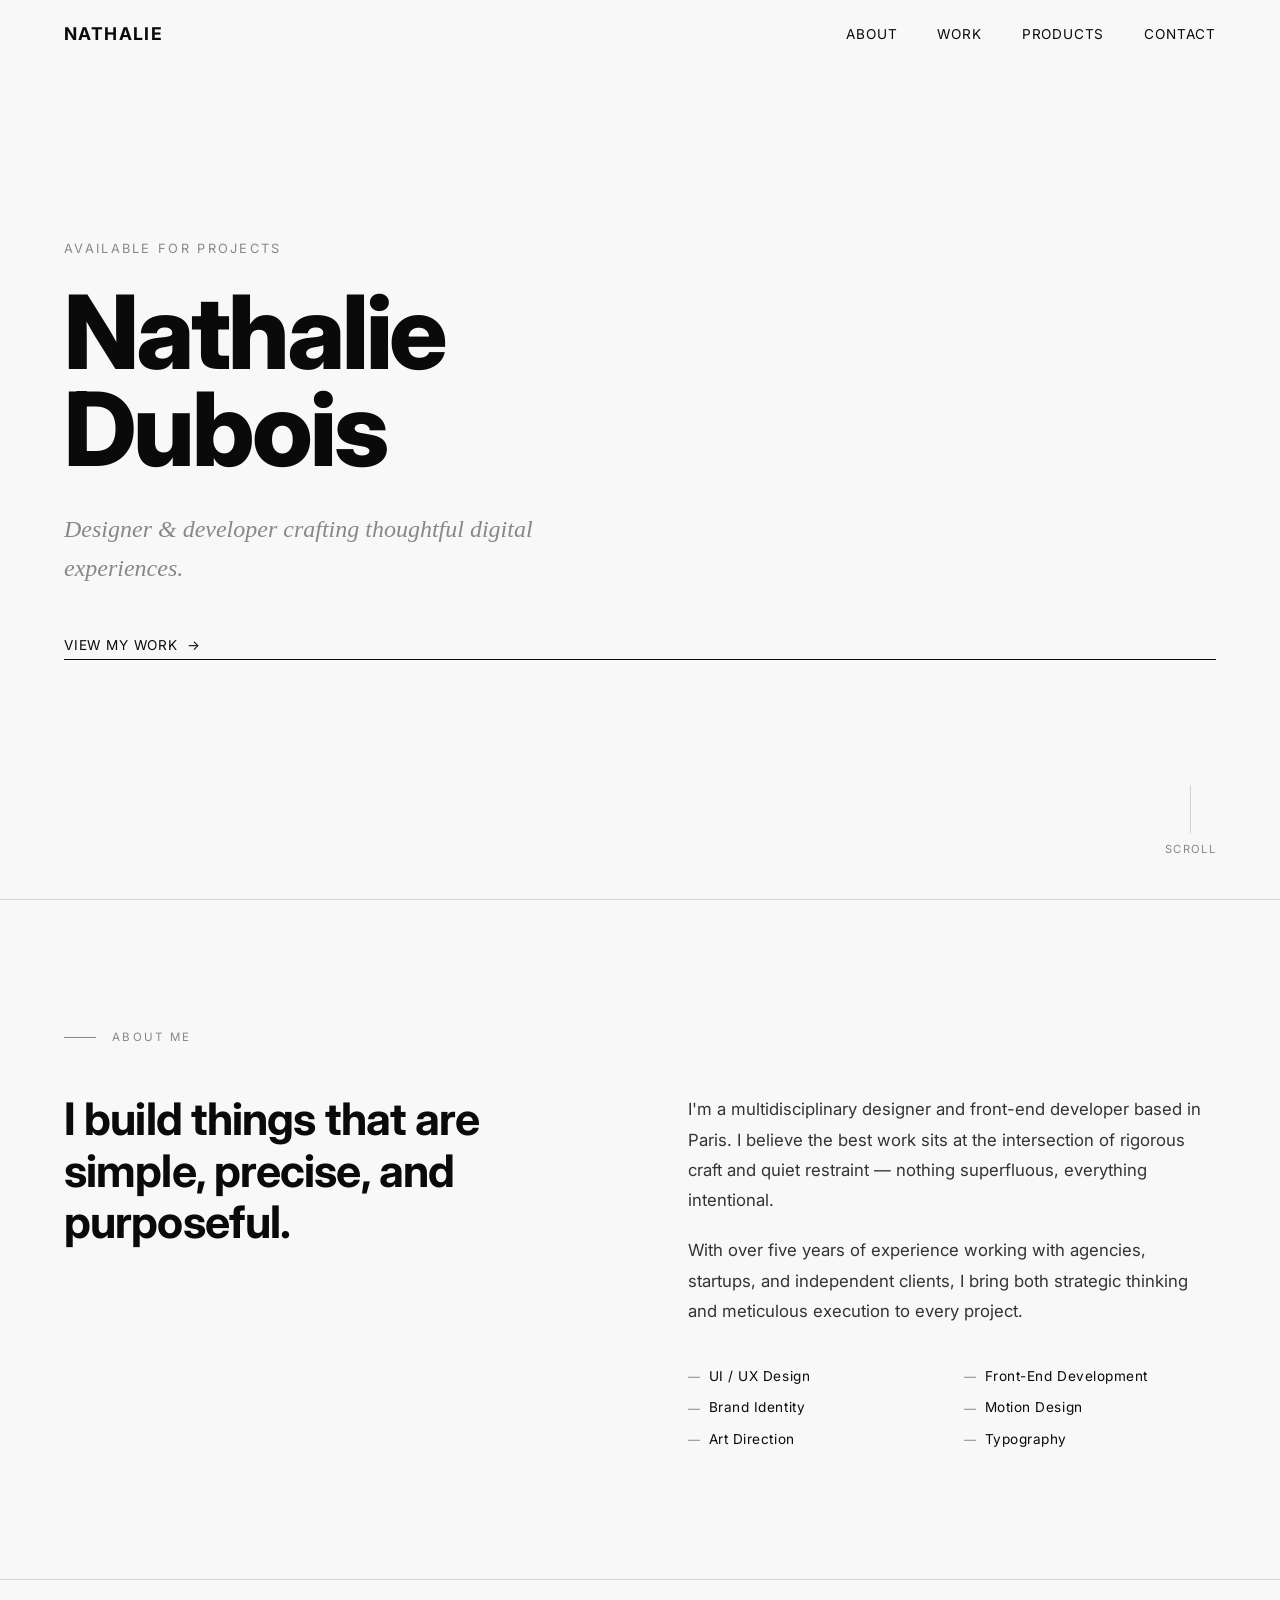
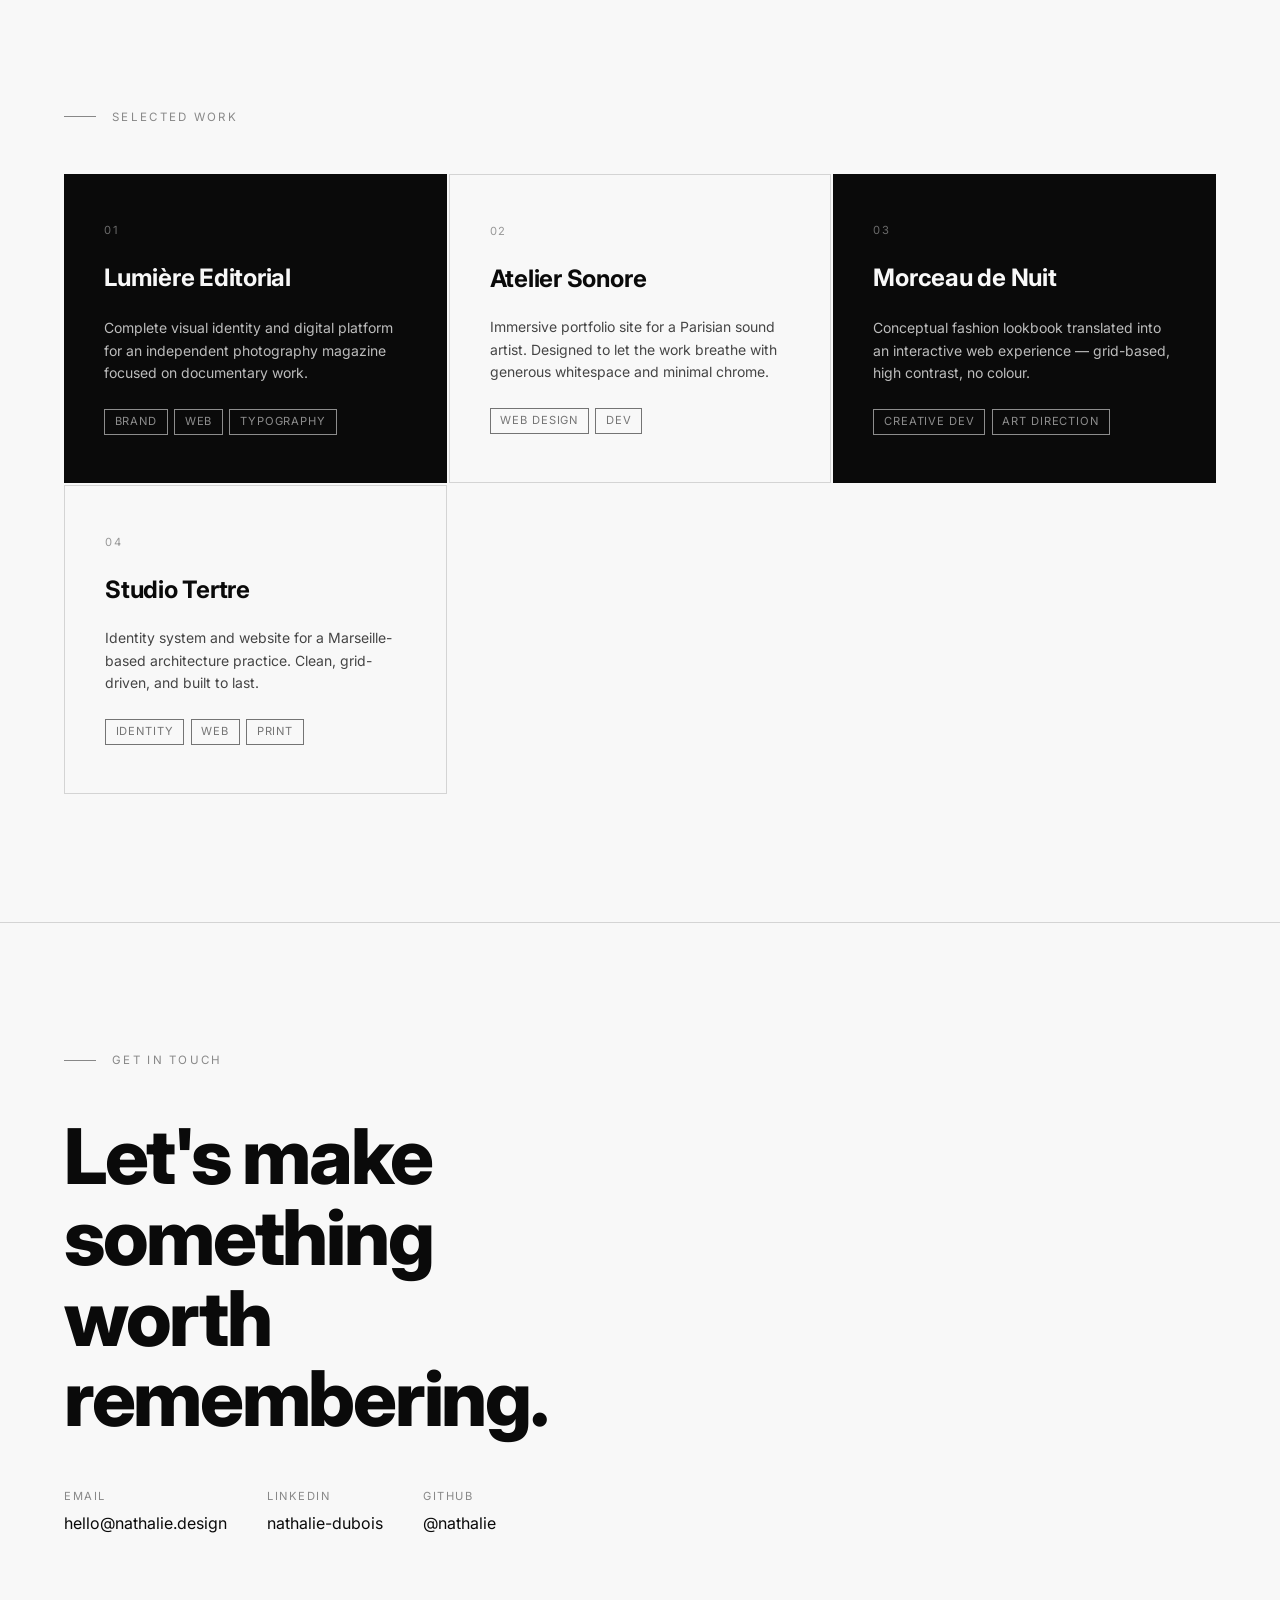
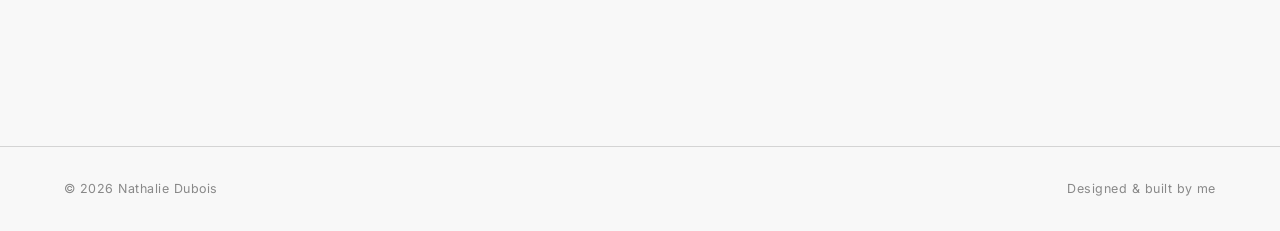
<file: index.html>
<!DOCTYPE html>
<html lang="en">
<head>
  <meta charset="UTF-8" />
  <meta name="viewport" content="width=device-width, initial-scale=1.0" />
  <title>Nathalie — Portfolio</title>
  <link rel="preconnect" href="https://fonts.googleapis.com" />
  <link
    rel="preconnect"
    href="https://fonts.gstatic.com"
    crossorigin
  />
  <link
    href="https://fonts.googleapis.com/css2?family=Inter:wght@400;500;700;800&display=swap"
    rel="stylesheet"
  />
  <link rel="stylesheet" href="style.css" />
</head>
<body>

  <!-- ── Navigation ──────────────────────────────────────── -->
  <nav>
    <span class="nav-logo">Nathalie</span>
    <ul class="nav-links">
      <li><a href="#about">About</a></li>
      <li><a href="#work">Work</a></li>
      <li><a href="products.html">Products</a></li>
      <li><a href="#contact">Contact</a></li>
    </ul>
  </nav>

  <!-- ── Hero ────────────────────────────────────────────── -->
  <section id="hero">
    <p class="hero-eyebrow">Available for projects</p>
    <h1 class="hero-name">Nathalie<br/>Dubois</h1>
    <p class="hero-tagline">
      Designer &amp; developer crafting thoughtful digital experiences.
    </p>
    <a class="hero-cta" href="#work">
      View my work <span aria-hidden="true">→</span>
    </a>

    <div class="hero-scroll" aria-hidden="true">
      <div class="hero-scroll-line"></div>
      <span>Scroll</span>
    </div>
  </section>

  <!-- ── About ───────────────────────────────────────────── -->
  <section id="about">
    <p class="section-label">About me</p>
    <div class="about-grid">
      <h2 class="about-headline reveal">
        I build things that are simple, precise, and purposeful.
      </h2>
      <div class="about-body reveal">
        <p>
          I'm a multidisciplinary designer and front-end developer based in
          Paris. I believe the best work sits at the intersection of rigorous
          craft and quiet restraint — nothing superfluous, everything intentional.
        </p>
        <p>
          With over five years of experience working with agencies, startups, and
          independent clients, I bring both strategic thinking and meticulous
          execution to every project.
        </p>
        <ul class="skills-list stagger-parent">
          <li class="reveal">UI / UX Design</li>
          <li class="reveal">Front-End Development</li>
          <li class="reveal">Brand Identity</li>
          <li class="reveal">Motion Design</li>
          <li class="reveal">Art Direction</li>
          <li class="reveal">Typography</li>
        </ul>
      </div>
    </div>
  </section>

  <!-- ── Work ────────────────────────────────────────────── -->
  <section id="work">
    <p class="section-label">Selected work</p>
    <div class="projects-grid stagger-parent">

      <article class="project-card reveal">
        <span class="project-number">01</span>
        <h3 class="project-title">Lumière Editorial</h3>
        <p class="project-desc">
          Complete visual identity and digital platform for an independent
          photography magazine focused on documentary work.
        </p>
        <div class="project-tags">
          <span class="project-tag">Brand</span>
          <span class="project-tag">Web</span>
          <span class="project-tag">Typography</span>
        </div>
        <span class="project-arrow" aria-hidden="true">↗</span>
      </article>

      <article class="project-card reveal">
        <span class="project-number">02</span>
        <h3 class="project-title">Atelier Sonore</h3>
        <p class="project-desc">
          Immersive portfolio site for a Parisian sound artist. Designed to let
          the work breathe with generous whitespace and minimal chrome.
        </p>
        <div class="project-tags">
          <span class="project-tag">Web Design</span>
          <span class="project-tag">Dev</span>
        </div>
        <span class="project-arrow" aria-hidden="true">↗</span>
      </article>

      <article class="project-card reveal">
        <span class="project-number">03</span>
        <h3 class="project-title">Morceau de Nuit</h3>
        <p class="project-desc">
          Conceptual fashion lookbook translated into an interactive web
          experience — grid-based, high contrast, no colour.
        </p>
        <div class="project-tags">
          <span class="project-tag">Creative Dev</span>
          <span class="project-tag">Art Direction</span>
        </div>
        <span class="project-arrow" aria-hidden="true">↗</span>
      </article>

      <article class="project-card reveal">
        <span class="project-number">04</span>
        <h3 class="project-title">Studio Tertre</h3>
        <p class="project-desc">
          Identity system and website for a Marseille-based architecture
          practice. Clean, grid-driven, and built to last.
        </p>
        <div class="project-tags">
          <span class="project-tag">Identity</span>
          <span class="project-tag">Web</span>
          <span class="project-tag">Print</span>
        </div>
        <span class="project-arrow" aria-hidden="true">↗</span>
      </article>

    </div>
  </section>

  <!-- ── Contact ─────────────────────────────────────────── -->
  <section id="contact">
    <p class="section-label">Get in touch</p>
    <h2 class="contact-headline reveal">
      Let's make something<br/>worth remembering.
    </h2>
    <div class="contact-links stagger-parent">
      <a class="contact-link reveal" href="mailto:hello@nathalie.design">
        <span class="contact-link-label">Email</span>
        <span class="contact-link-value">hello@nathalie.design</span>
      </a>
      <a class="contact-link reveal" href="https://linkedin.com" target="_blank" rel="noopener">
        <span class="contact-link-label">LinkedIn</span>
        <span class="contact-link-value">nathalie-dubois</span>
      </a>
      <a class="contact-link reveal" href="https://github.com" target="_blank" rel="noopener">
        <span class="contact-link-label">GitHub</span>
        <span class="contact-link-value">@nathalie</span>
      </a>
    </div>
  </section>

  <!-- ── Footer ──────────────────────────────────────────── -->
  <footer>
    <span>© 2026 Nathalie Dubois</span>
    <span>Designed &amp; built by me</span>
  </footer>

  <script src="script.js"></script>
</body>
</html>
</file>
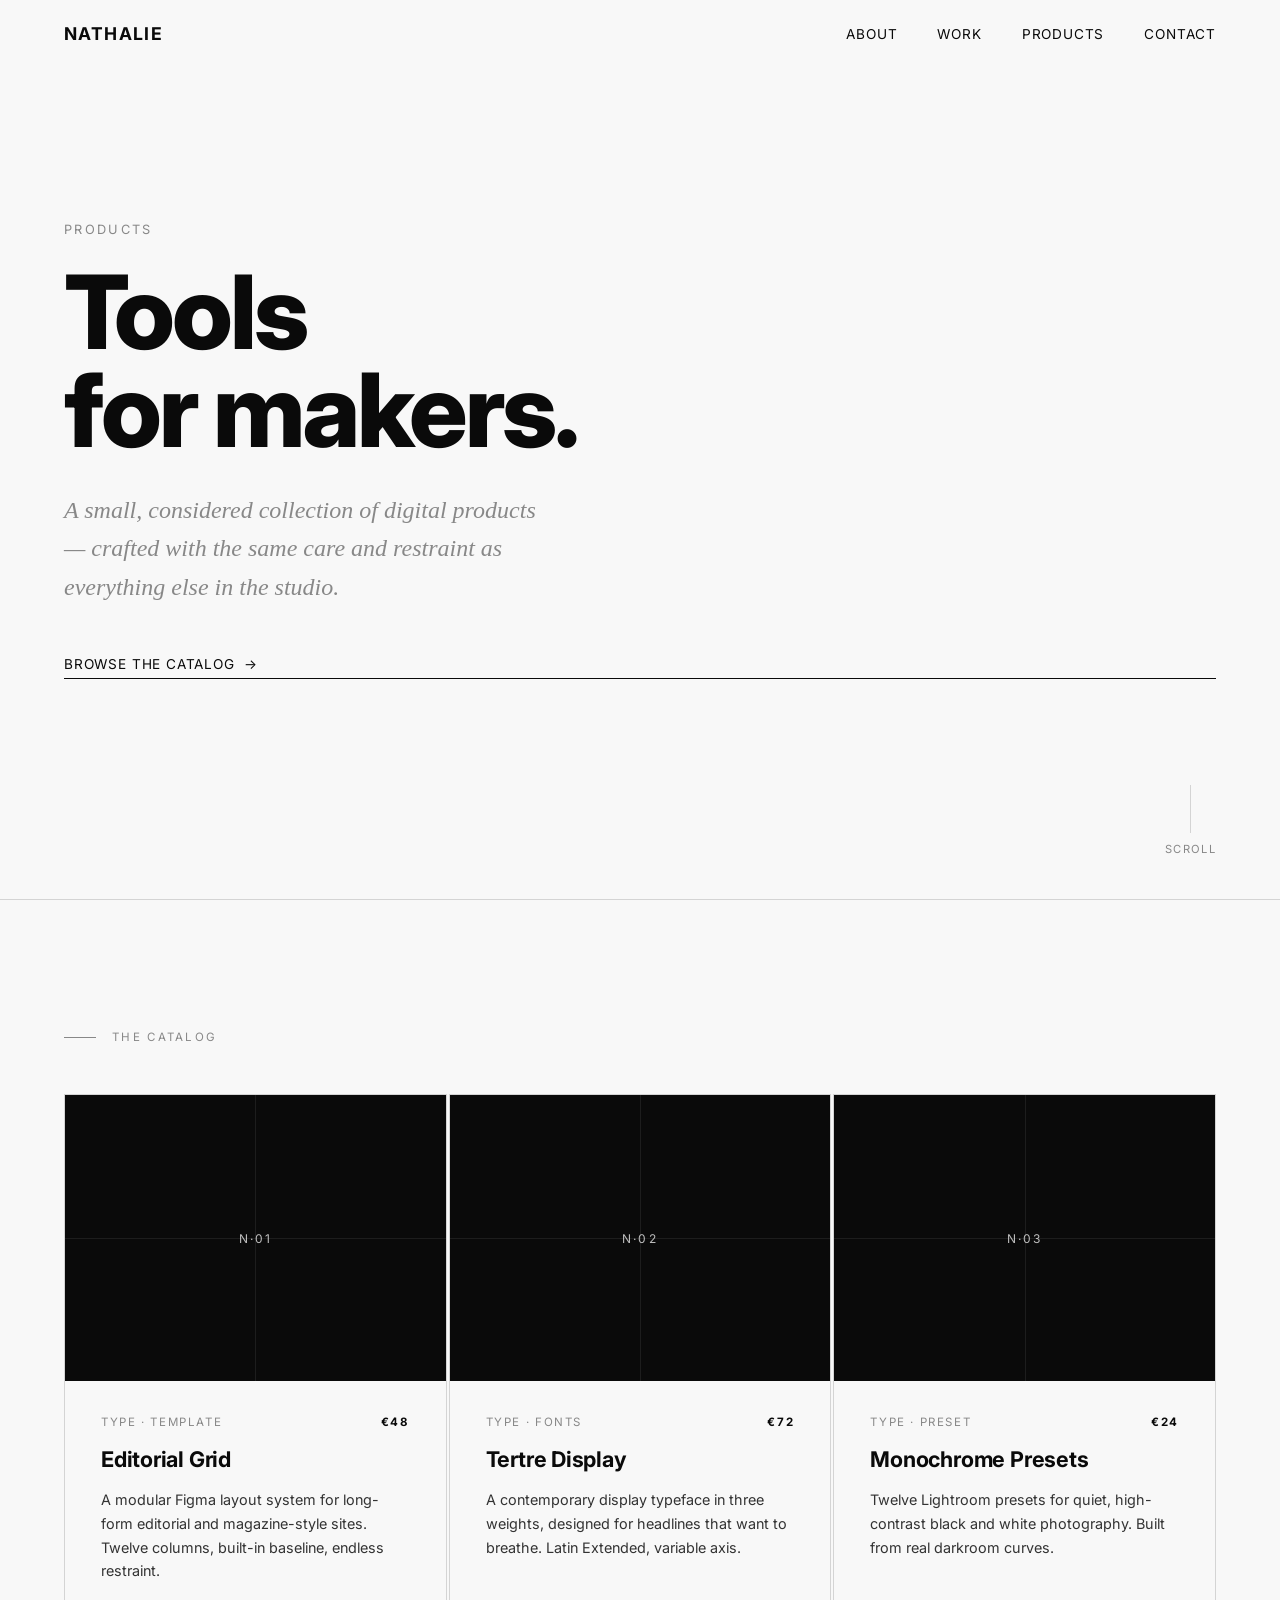
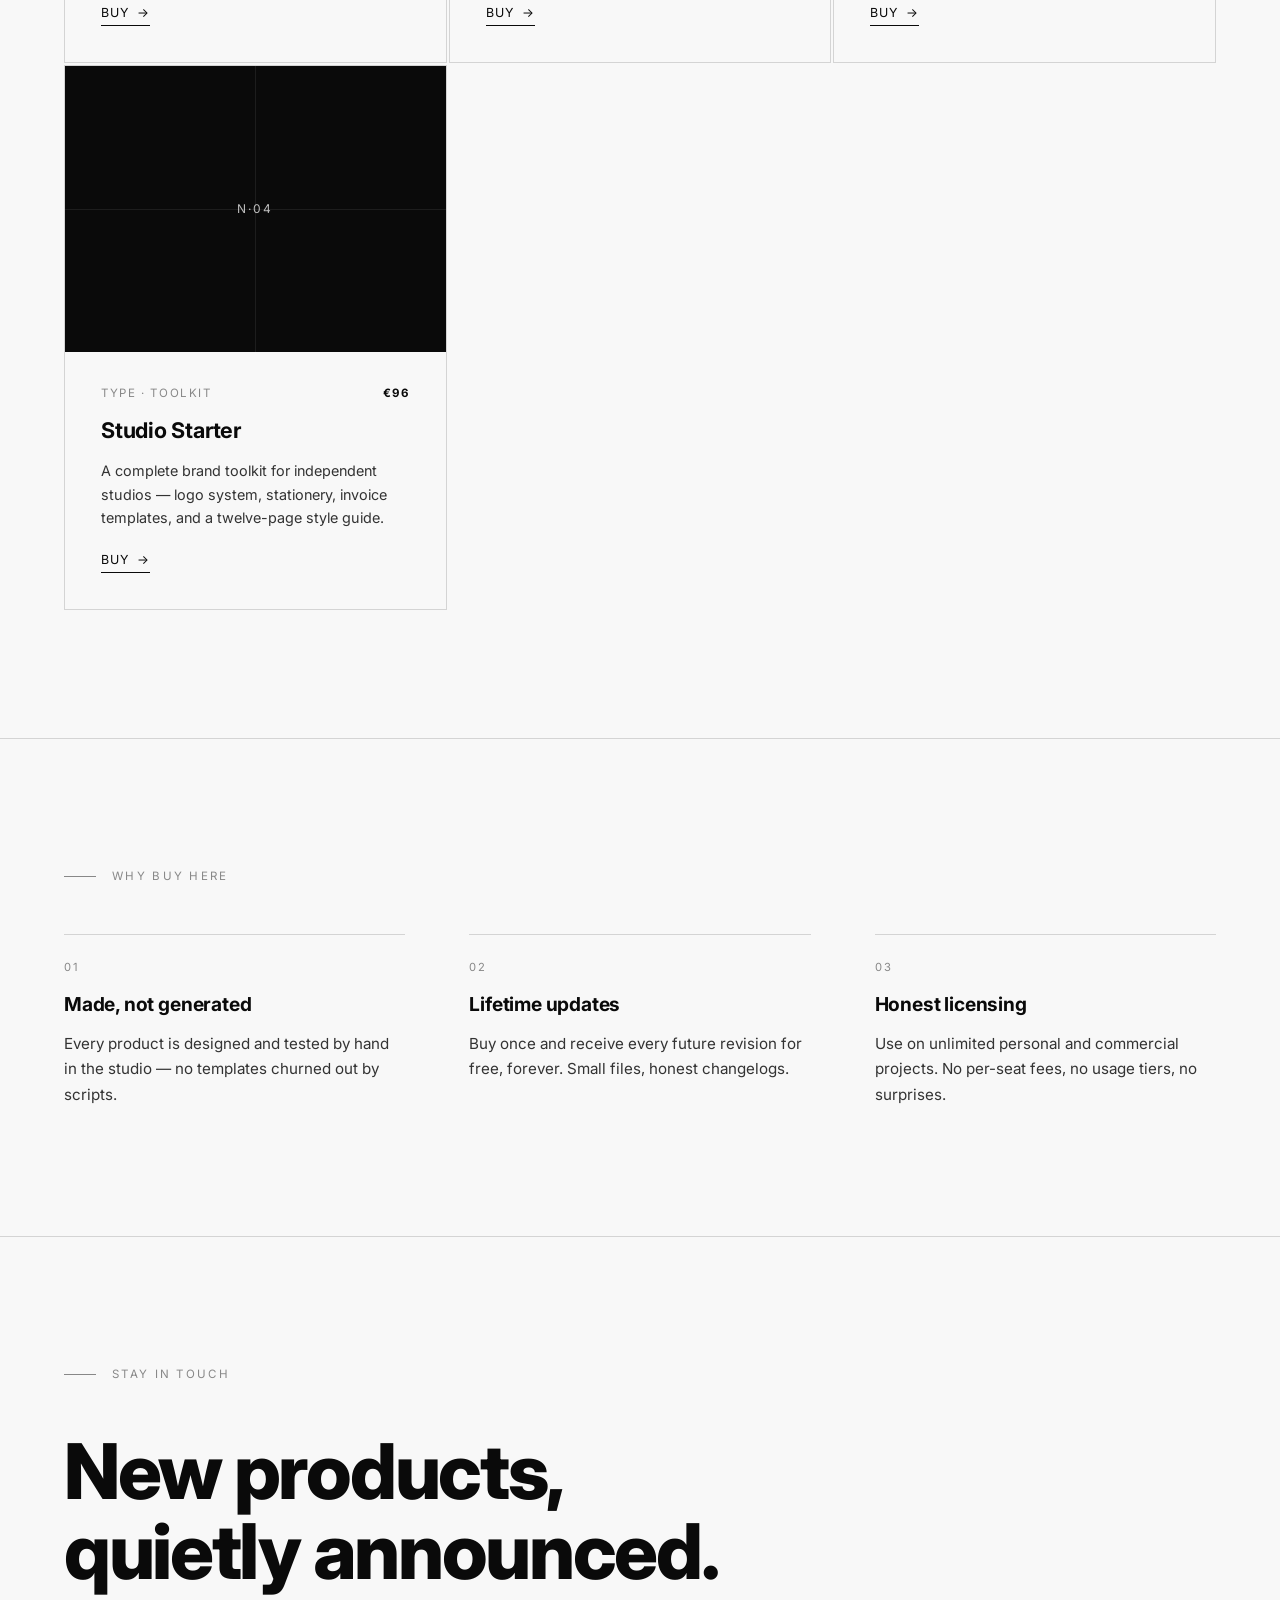
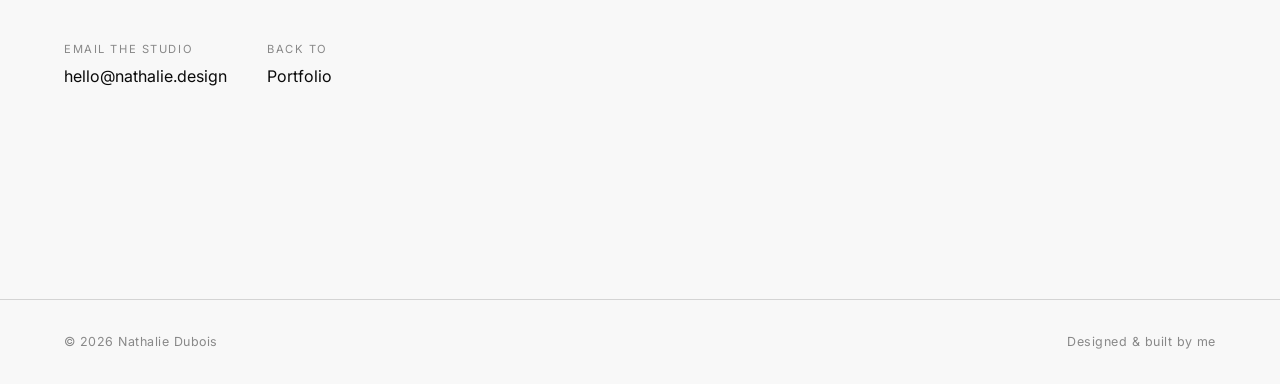
<file: products.html>
<!DOCTYPE html>
<html lang="en">
<head>
  <meta charset="UTF-8" />
  <meta name="viewport" content="width=device-width, initial-scale=1.0" />
  <title>Products — Nathalie</title>
  <link rel="preconnect" href="https://fonts.googleapis.com" />
  <link
    rel="preconnect"
    href="https://fonts.gstatic.com"
    crossorigin
  />
  <link
    href="https://fonts.googleapis.com/css2?family=Inter:wght@400;500;700;800&display=swap"
    rel="stylesheet"
  />
  <link rel="stylesheet" href="style.css" />
</head>
<body>

  <!-- ── Navigation ──────────────────────────────────────── -->
  <nav>
    <a class="nav-logo" href="index.html">Nathalie</a>
    <ul class="nav-links">
      <li><a href="index.html#about">About</a></li>
      <li><a href="index.html#work">Work</a></li>
      <li><a href="products.html" aria-current="page">Products</a></li>
      <li><a href="index.html#contact">Contact</a></li>
    </ul>
  </nav>

  <!-- ── Hero ────────────────────────────────────────────── -->
  <section id="hero">
    <p class="hero-eyebrow">Products</p>
    <h1 class="hero-name">Tools<br/>for makers.</h1>
    <p class="hero-tagline">
      A small, considered collection of digital products — crafted with the
      same care and restraint as everything else in the studio.
    </p>
    <a class="hero-cta" href="#catalog">
      Browse the catalog <span aria-hidden="true">→</span>
    </a>

    <div class="hero-scroll" aria-hidden="true">
      <div class="hero-scroll-line"></div>
      <span>Scroll</span>
    </div>
  </section>

  <!-- ── Catalog ─────────────────────────────────────────── -->
  <section id="catalog">
    <p class="section-label">The catalog</p>
    <div class="products-grid stagger-parent">

      <article class="product-card reveal">
        <div class="product-media" aria-hidden="true">
          <span class="product-media-mark">N·01</span>
        </div>
        <div class="product-body">
          <div class="product-meta">
            <span class="product-category">Type · Template</span>
            <span class="product-price">€48</span>
          </div>
          <h3 class="product-title">Editorial Grid</h3>
          <p class="product-desc">
            A modular Figma layout system for long-form editorial and
            magazine-style sites. Twelve columns, built-in baseline, endless
            restraint.
          </p>
          <a class="product-link" href="#" aria-label="Buy Editorial Grid">
            Buy <span aria-hidden="true">→</span>
          </a>
        </div>
      </article>

      <article class="product-card reveal">
        <div class="product-media" aria-hidden="true">
          <span class="product-media-mark">N·02</span>
        </div>
        <div class="product-body">
          <div class="product-meta">
            <span class="product-category">Type · Fonts</span>
            <span class="product-price">€72</span>
          </div>
          <h3 class="product-title">Tertre Display</h3>
          <p class="product-desc">
            A contemporary display typeface in three weights, designed for
            headlines that want to breathe. Latin Extended, variable axis.
          </p>
          <a class="product-link" href="#" aria-label="Buy Tertre Display">
            Buy <span aria-hidden="true">→</span>
          </a>
        </div>
      </article>

      <article class="product-card reveal">
        <div class="product-media" aria-hidden="true">
          <span class="product-media-mark">N·03</span>
        </div>
        <div class="product-body">
          <div class="product-meta">
            <span class="product-category">Type · Preset</span>
            <span class="product-price">€24</span>
          </div>
          <h3 class="product-title">Monochrome Presets</h3>
          <p class="product-desc">
            Twelve Lightroom presets for quiet, high-contrast black and white
            photography. Built from real darkroom curves.
          </p>
          <a class="product-link" href="#" aria-label="Buy Monochrome Presets">
            Buy <span aria-hidden="true">→</span>
          </a>
        </div>
      </article>

      <article class="product-card reveal">
        <div class="product-media" aria-hidden="true">
          <span class="product-media-mark">N·04</span>
        </div>
        <div class="product-body">
          <div class="product-meta">
            <span class="product-category">Type · Toolkit</span>
            <span class="product-price">€96</span>
          </div>
          <h3 class="product-title">Studio Starter</h3>
          <p class="product-desc">
            A complete brand toolkit for independent studios — logo system,
            stationery, invoice templates, and a twelve-page style guide.
          </p>
          <a class="product-link" href="#" aria-label="Buy Studio Starter">
            Buy <span aria-hidden="true">→</span>
          </a>
        </div>
      </article>

    </div>
  </section>

  <!-- ── Features ────────────────────────────────────────── -->
  <section id="features">
    <p class="section-label">Why buy here</p>
    <div class="features-grid stagger-parent">
      <div class="feature reveal">
        <span class="feature-number">01</span>
        <h3 class="feature-title">Made, not generated</h3>
        <p class="feature-desc">
          Every product is designed and tested by hand in the studio — no
          templates churned out by scripts.
        </p>
      </div>
      <div class="feature reveal">
        <span class="feature-number">02</span>
        <h3 class="feature-title">Lifetime updates</h3>
        <p class="feature-desc">
          Buy once and receive every future revision for free, forever. Small
          files, honest changelogs.
        </p>
      </div>
      <div class="feature reveal">
        <span class="feature-number">03</span>
        <h3 class="feature-title">Honest licensing</h3>
        <p class="feature-desc">
          Use on unlimited personal and commercial projects. No per-seat
          fees, no usage tiers, no surprises.
        </p>
      </div>
    </div>
  </section>

  <!-- ── Call to action ──────────────────────────────────── -->
  <section id="contact">
    <p class="section-label">Stay in touch</p>
    <h2 class="contact-headline reveal">
      New products,<br/>quietly announced.
    </h2>
    <div class="contact-links stagger-parent">
      <a class="contact-link reveal" href="mailto:hello@nathalie.design?subject=Products">
        <span class="contact-link-label">Email the studio</span>
        <span class="contact-link-value">hello@nathalie.design</span>
      </a>
      <a class="contact-link reveal" href="index.html">
        <span class="contact-link-label">Back to</span>
        <span class="contact-link-value">Portfolio</span>
      </a>
    </div>
  </section>

  <!-- ── Footer ──────────────────────────────────────────── -->
  <footer>
    <span>© 2026 Nathalie Dubois</span>
    <span>Designed &amp; built by me</span>
  </footer>

  <script src="script.js"></script>
</body>
</html>
</file>
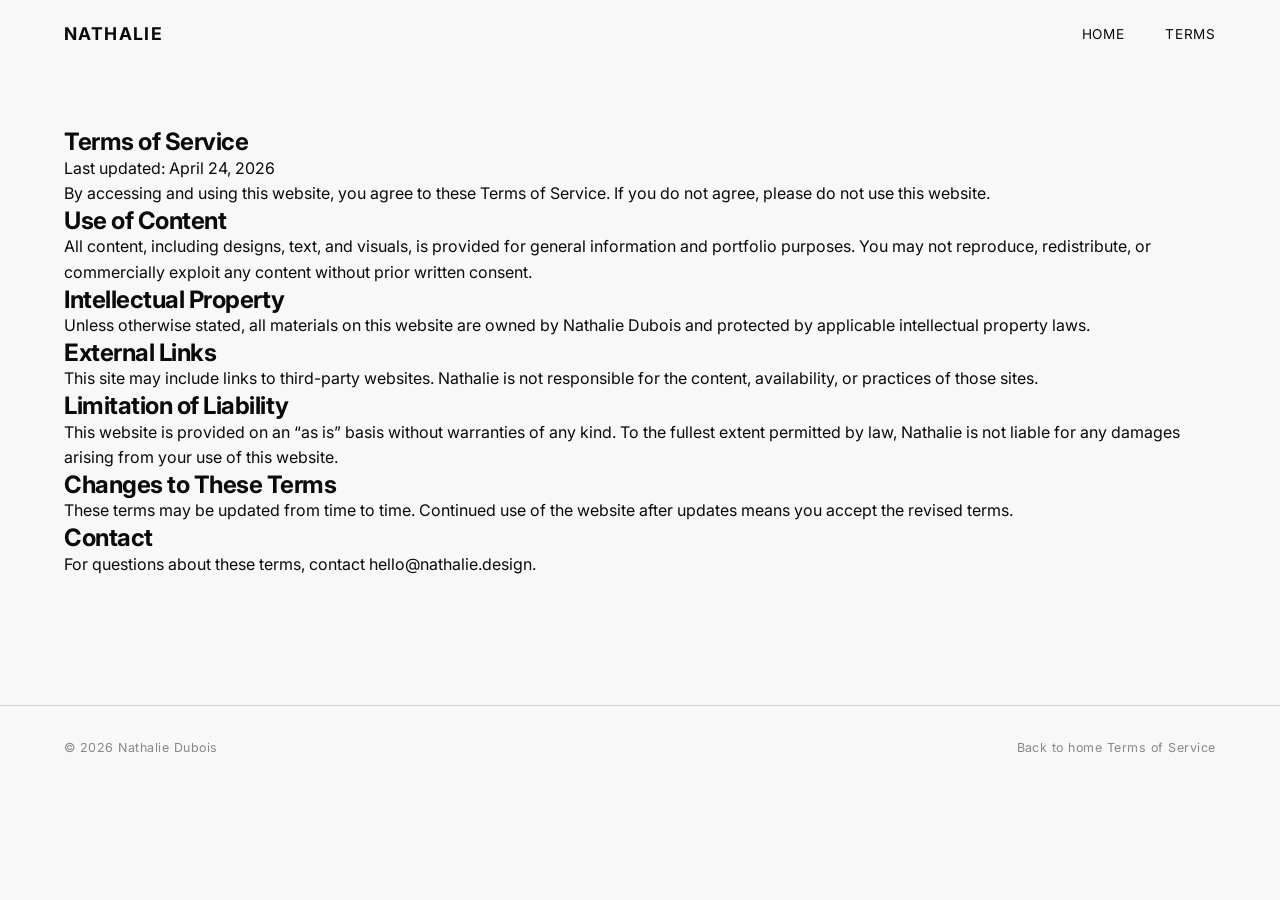
<file: tos.html>
<!DOCTYPE html>
<html lang="en">
<head>
  <meta charset="UTF-8" />
  <meta name="viewport" content="width=device-width, initial-scale=1.0" />
  <title>Terms of Service — Nathalie</title>
  <link rel="preconnect" href="https://fonts.googleapis.com" />
  <link
    rel="preconnect"
    href="https://fonts.gstatic.com"
    crossorigin
  />
  <link
    href="https://fonts.googleapis.com/css2?family=Inter:wght@400;500;700;800&display=swap"
    rel="stylesheet"
  />
  <link rel="stylesheet" href="style.css" />
</head>
<body class="legal-page">

  <nav>
    <a class="nav-logo" href="index.html">Nathalie</a>
    <ul class="nav-links">
      <li><a href="index.html">Home</a></li>
      <li><a href="tos.html">Terms</a></li>
    </ul>
  </nav>

  <main>
    <section id="terms">
      <div class="legal-content">
        <h1>Terms of Service</h1>
        <p class="legal-updated">Last updated: April 24, 2026</p>

        <p>
          By accessing and using this website, you agree to these Terms of Service.
          If you do not agree, please do not use this website.
        </p>

        <h2>Use of Content</h2>
        <p>
          All content, including designs, text, and visuals, is provided for general
          information and portfolio purposes. You may not reproduce, redistribute, or
          commercially exploit any content without prior written consent.
        </p>

        <h2>Intellectual Property</h2>
        <p>
          Unless otherwise stated, all materials on this website are owned by
          Nathalie Dubois and protected by applicable intellectual property laws.
        </p>

        <h2>External Links</h2>
        <p>
          This site may include links to third-party websites. Nathalie is not
          responsible for the content, availability, or practices of those sites.
        </p>

        <h2>Limitation of Liability</h2>
        <p>
          This website is provided on an “as is” basis without warranties of any kind.
          To the fullest extent permitted by law, Nathalie is not liable for any
          damages arising from your use of this website.
        </p>

        <h2>Changes to These Terms</h2>
        <p>
          These terms may be updated from time to time. Continued use of the website
          after updates means you accept the revised terms.
        </p>

        <h2>Contact</h2>
        <p>
          For questions about these terms, contact
          <a href="mailto:hello@nathalie.design">hello@nathalie.design</a>.
        </p>
      </div>
    </section>
  </main>

  <footer>
    <span>© 2026 Nathalie Dubois</span>
    <div class="footer-links">
      <a href="index.html">Back to home</a>
      <a href="tos.html">Terms of Service</a>
    </div>
  </footer>

  <script src="script.js"></script>
</body>
</html>
</file>
<file: style.css>
/* ─── Reset & Base ─────────────────────────────────────────── */
*, *::before, *::after {
  box-sizing: border-box;
  margin: 0;
  padding: 0;
}

:root {
  --black:  #0a0a0a;
  --white:  #f8f8f8;
  --gray:   #888888;
  --border: #d4d4d4;
  --font-sans: 'Inter', 'Helvetica Neue', Helvetica, Arial, sans-serif;
  --font-serif: 'Georgia', 'Times New Roman', serif;
}

html {
  scroll-behavior: smooth;
  font-size: 16px;
}

body {
  background-color: var(--white);
  color: var(--black);
  font-family: var(--font-sans);
  line-height: 1.6;
  overflow-x: hidden;
  cursor: none;
}

/* ─── Custom Cursor ─────────────────────────────────────────── */
.cursor-dot,
.cursor-ring {
  position: fixed;
  top: 0;
  left: 0;
  pointer-events: none;
  z-index: 9999;
  border-radius: 50%;
  transform: translate(-50%, -50%);
  will-change: transform, width, height, opacity;
}

/* Small precise dot */
.cursor-dot {
  width: 6px;
  height: 6px;
  background: var(--black);
  transition: width 0.15s ease, height 0.15s ease, background 0.15s ease;
}

/* Larger trailing ring */
.cursor-ring {
  width: 36px;
  height: 36px;
  border: 1.5px solid var(--black);
  background: transparent;
  opacity: 0.55;
  transition:
    width 0.35s cubic-bezier(0.23, 1, 0.32, 1),
    height 0.35s cubic-bezier(0.23, 1, 0.32, 1),
    opacity 0.35s ease,
    background 0.35s ease,
    border-color 0.35s ease;
}

/* Hover state: ring expands and fills */
body.cursor-hover .cursor-ring {
  width: 56px;
  height: 56px;
  background: var(--black);
  opacity: 0.08;
}

/* Hover state: dot disappears */
body.cursor-hover .cursor-dot {
  width: 0;
  height: 0;
}

/* Hide on touch devices */
@media (pointer: coarse) {
  .cursor-dot,
  .cursor-ring {
    display: none;
  }

  body {
    cursor: auto;
  }
}

/* ─── Typography ────────────────────────────────────────────── */
h1, h2, h3 {
  line-height: 1.15;
  letter-spacing: -0.02em;
}

a, button, [role="button"], input, textarea, select, label {
  cursor: none;
}

a {
  color: inherit;
  text-decoration: none;
}

/* ─── Nav ───────────────────────────────────────────────────── */
nav {
  position: fixed;
  top: 0;
  left: 0;
  right: 0;
  z-index: 100;
  display: flex;
  align-items: center;
  justify-content: space-between;
  padding: 1.25rem 4rem;
  background: rgba(248, 248, 248, 0.92);
  backdrop-filter: blur(8px);
  border-bottom: 1px solid transparent;
  transition: border-color 0.3s;
}

nav.scrolled {
  border-bottom-color: var(--border);
}

.nav-logo {
  font-size: 1.1rem;
  font-weight: 700;
  letter-spacing: 0.08em;
  text-transform: uppercase;
}

.nav-links {
  display: flex;
  gap: 2.5rem;
  list-style: none;
}

.nav-links a {
  font-size: 0.85rem;
  letter-spacing: 0.06em;
  text-transform: uppercase;
  position: relative;
  padding-bottom: 2px;
}

.nav-links a::after {
  content: '';
  position: absolute;
  bottom: 0;
  left: 0;
  width: 0;
  height: 1px;
  background: var(--black);
  transition: width 0.25s ease;
}

.nav-links a:hover::after {
  width: 100%;
}

/* ─── Hero ──────────────────────────────────────────────────── */
#hero {
  min-height: 100vh;
  display: flex;
  flex-direction: column;
  justify-content: center;
  padding: 0 4rem;
  position: relative;
  border-bottom: 1px solid var(--border);
}

.hero-eyebrow {
  font-size: 0.8rem;
  letter-spacing: 0.18em;
  text-transform: uppercase;
  color: var(--gray);
  margin-bottom: 1.5rem;
}

.hero-name {
  font-size: clamp(3.5rem, 8vw, 8rem);
  font-weight: 800;
  letter-spacing: -0.03em;
  line-height: 0.95;
  margin-bottom: 2rem;
}

.hero-tagline {
  font-family: var(--font-serif);
  font-style: italic;
  font-size: clamp(1.1rem, 2vw, 1.5rem);
  color: var(--gray);
  max-width: 480px;
  margin-bottom: 3rem;
}

.hero-cta {
  display: inline-flex;
  align-items: center;
  gap: 0.6rem;
  font-size: 0.85rem;
  letter-spacing: 0.06em;
  text-transform: uppercase;
  border-bottom: 1px solid var(--black);
  padding-bottom: 2px;
  transition: gap 0.2s;
}

.hero-cta:hover {
  gap: 1rem;
}

.hero-scroll {
  position: absolute;
  bottom: 2.5rem;
  right: 4rem;
  display: flex;
  flex-direction: column;
  align-items: center;
  gap: 0.5rem;
  font-size: 0.7rem;
  letter-spacing: 0.12em;
  text-transform: uppercase;
  color: var(--gray);
}

.hero-scroll-line {
  width: 1px;
  height: 48px;
  background: var(--border);
  position: relative;
  overflow: hidden;
}

.hero-scroll-line::after {
  content: '';
  position: absolute;
  top: -100%;
  left: 0;
  width: 100%;
  height: 100%;
  background: var(--black);
  animation: scrollLine 2s ease infinite;
}

@keyframes scrollLine {
  0%   { top: -100%; }
  100% { top: 100%; }
}

/* ─── Section Base ──────────────────────────────────────────── */
section {
  padding: 8rem 4rem;
  border-bottom: 1px solid var(--border);
}

.section-label {
  font-size: 0.72rem;
  letter-spacing: 0.2em;
  text-transform: uppercase;
  color: var(--gray);
  margin-bottom: 3rem;
  display: flex;
  align-items: center;
  gap: 1rem;
}

.section-label::before {
  content: '';
  display: inline-block;
  width: 2rem;
  height: 1px;
  background: var(--gray);
}

/* ─── About ─────────────────────────────────────────────────── */
#about .about-grid {
  display: grid;
  grid-template-columns: 1fr 1fr;
  gap: 6rem;
  align-items: start;
}

.about-headline {
  font-size: clamp(1.8rem, 3.5vw, 2.8rem);
  font-weight: 700;
  letter-spacing: -0.02em;
}

.about-body p {
  font-size: 1.05rem;
  line-height: 1.8;
  color: #333;
  margin-bottom: 1.25rem;
}

.skills-list {
  list-style: none;
  margin-top: 2.5rem;
  display: grid;
  grid-template-columns: 1fr 1fr;
  gap: 0.6rem 1.5rem;
}

.skills-list li {
  font-size: 0.85rem;
  letter-spacing: 0.04em;
  display: flex;
  align-items: center;
  gap: 0.5rem;
}

.skills-list li::before {
  content: '—';
  color: var(--gray);
  font-size: 0.75rem;
}

/* ─── Work ──────────────────────────────────────────────────── */
#work .projects-grid {
  display: grid;
  grid-template-columns: repeat(auto-fill, minmax(320px, 1fr));
  gap: 2px;
}

.project-card {
  background: var(--black);
  color: var(--white);
  padding: 3rem 2.5rem;
  display: flex;
  flex-direction: column;
  gap: 1.5rem;
  cursor: pointer;
  transition: background 0.2s;
  position: relative;
  overflow: hidden;
  min-height: 280px;
}

.project-card:nth-child(even) {
  background: var(--white);
  color: var(--black);
  border: 1px solid var(--border);
}

.project-card:hover {
  background: #111;
  color: var(--white);
}

.project-card:nth-child(even):hover {
  background: var(--black);
  color: var(--white);
}

.project-number {
  font-size: 0.7rem;
  letter-spacing: 0.14em;
  opacity: 0.4;
}

.project-title {
  font-size: 1.5rem;
  font-weight: 700;
  letter-spacing: -0.01em;
  flex-grow: 1;
}

.project-desc {
  font-size: 0.875rem;
  line-height: 1.6;
  opacity: 0.75;
}

.project-tags {
  display: flex;
  flex-wrap: wrap;
  gap: 0.4rem;
}

.project-tag {
  font-size: 0.7rem;
  letter-spacing: 0.08em;
  text-transform: uppercase;
  padding: 0.2rem 0.6rem;
  border: 1px solid currentColor;
  opacity: 0.55;
}

.project-arrow {
  position: absolute;
  bottom: 2.5rem;
  right: 2.5rem;
  font-size: 1.2rem;
  opacity: 0;
  transform: translate(-4px, 4px);
  transition: opacity 0.2s, transform 0.2s;
}

.project-card:hover .project-arrow {
  opacity: 1;
  transform: translate(0, 0);
}

/* ─── Contact ───────────────────────────────────────────────── */
#contact {
  display: flex;
  flex-direction: column;
  align-items: flex-start;
}

.contact-headline {
  font-size: clamp(2.5rem, 6vw, 5.5rem);
  font-weight: 800;
  letter-spacing: -0.03em;
  line-height: 1.05;
  margin-bottom: 3rem;
  max-width: 700px;
}

.contact-links {
  display: flex;
  gap: 2.5rem;
  flex-wrap: wrap;
  margin-bottom: 5rem;
}

.contact-link {
  display: flex;
  flex-direction: column;
  gap: 0.3rem;
}

.contact-link-label {
  font-size: 0.7rem;
  letter-spacing: 0.14em;
  text-transform: uppercase;
  color: var(--gray);
}

.contact-link-value {
  font-size: 1rem;
  border-bottom: 1px solid transparent;
  transition: border-color 0.2s;
  padding-bottom: 1px;
}

.contact-link:hover .contact-link-value {
  border-bottom-color: var(--black);
}

/* ─── Footer ────────────────────────────────────────────────── */
footer {
  padding: 2rem 4rem;
  display: flex;
  align-items: center;
  justify-content: space-between;
  font-size: 0.78rem;
  letter-spacing: 0.04em;
  color: var(--gray);
}

/* ─── Reveal Animation ──────────────────────────────────────── */
.reveal {
  opacity: 0;
  transform: translateY(24px);
  transition: opacity 0.7s ease, transform 0.7s ease;
}

.reveal.visible {
  opacity: 1;
  transform: translateY(0);
}

/* ─── Products Page ─────────────────────────────────────────── */
#catalog .products-grid {
  display: grid;
  grid-template-columns: repeat(auto-fill, minmax(340px, 1fr));
  gap: 2px;
}

.product-card {
  background: var(--white);
  border: 1px solid var(--border);
  display: flex;
  flex-direction: column;
  transition: transform 0.3s ease, box-shadow 0.3s ease;
}

.product-card:hover {
  transform: translateY(-2px);
  box-shadow: 0 10px 30px -20px rgba(0, 0, 0, 0.35);
}

.product-media {
  background: var(--black);
  color: var(--white);
  aspect-ratio: 4 / 3;
  display: flex;
  align-items: center;
  justify-content: center;
  position: relative;
  overflow: hidden;
}

.product-media::before,
.product-media::after {
  content: '';
  position: absolute;
  background: rgba(248, 248, 248, 0.08);
}

.product-media::before {
  top: 0;
  left: 50%;
  width: 1px;
  height: 100%;
}

.product-media::after {
  top: 50%;
  left: 0;
  width: 100%;
  height: 1px;
}

.product-media-mark {
  font-size: 0.75rem;
  letter-spacing: 0.18em;
  text-transform: uppercase;
  opacity: 0.75;
  position: relative;
  z-index: 1;
}

.product-body {
  padding: 2rem 2.25rem 2.25rem;
  display: flex;
  flex-direction: column;
  gap: 1rem;
  flex-grow: 1;
}

.product-meta {
  display: flex;
  align-items: center;
  justify-content: space-between;
  font-size: 0.72rem;
  letter-spacing: 0.14em;
  text-transform: uppercase;
  color: var(--gray);
}

.product-price {
  color: var(--black);
  font-weight: 700;
}

.product-title {
  font-size: 1.35rem;
  font-weight: 700;
  letter-spacing: -0.01em;
}

.product-desc {
  font-size: 0.9rem;
  line-height: 1.65;
  color: #333;
  flex-grow: 1;
}

.product-link {
  align-self: flex-start;
  display: inline-flex;
  align-items: center;
  gap: 0.5rem;
  font-size: 0.78rem;
  letter-spacing: 0.08em;
  text-transform: uppercase;
  border-bottom: 1px solid var(--black);
  padding-bottom: 2px;
  margin-top: 0.25rem;
  transition: gap 0.2s;
}

.product-link:hover {
  gap: 0.9rem;
}

/* ─── Features ──────────────────────────────────────────────── */
#features .features-grid {
  display: grid;
  grid-template-columns: repeat(auto-fit, minmax(260px, 1fr));
  gap: 3rem 4rem;
}

.feature {
  display: flex;
  flex-direction: column;
  gap: 1rem;
  padding-top: 1.5rem;
  border-top: 1px solid var(--border);
}

.feature-number {
  font-size: 0.7rem;
  letter-spacing: 0.18em;
  text-transform: uppercase;
  color: var(--gray);
}

.feature-title {
  font-size: 1.2rem;
  font-weight: 700;
  letter-spacing: -0.01em;
}

.feature-desc {
  font-size: 0.95rem;
  line-height: 1.7;
  color: #333;
}

@media (max-width: 768px) {
  .product-body {
    padding: 1.5rem 1.5rem 1.75rem;
  }

  #features .features-grid {
    gap: 2rem;
  }
}

/* ─── Responsive ────────────────────────────────────────────── */
@media (max-width: 768px) {
  nav {
    padding: 1.25rem 1.5rem;
  }

  .nav-links {
    display: none;
  }

  #hero,
  section,
  footer {
    padding-left: 1.5rem;
    padding-right: 1.5rem;
  }

  .hero-scroll {
    right: 1.5rem;
  }

  #about .about-grid {
    grid-template-columns: 1fr;
    gap: 3rem;
  }

  .skills-list {
    grid-template-columns: 1fr;
  }

  .contact-links {
    flex-direction: column;
    gap: 1.5rem;
  }

  footer {
    flex-direction: column;
    gap: 0.5rem;
    text-align: center;
  }
}
</file>
